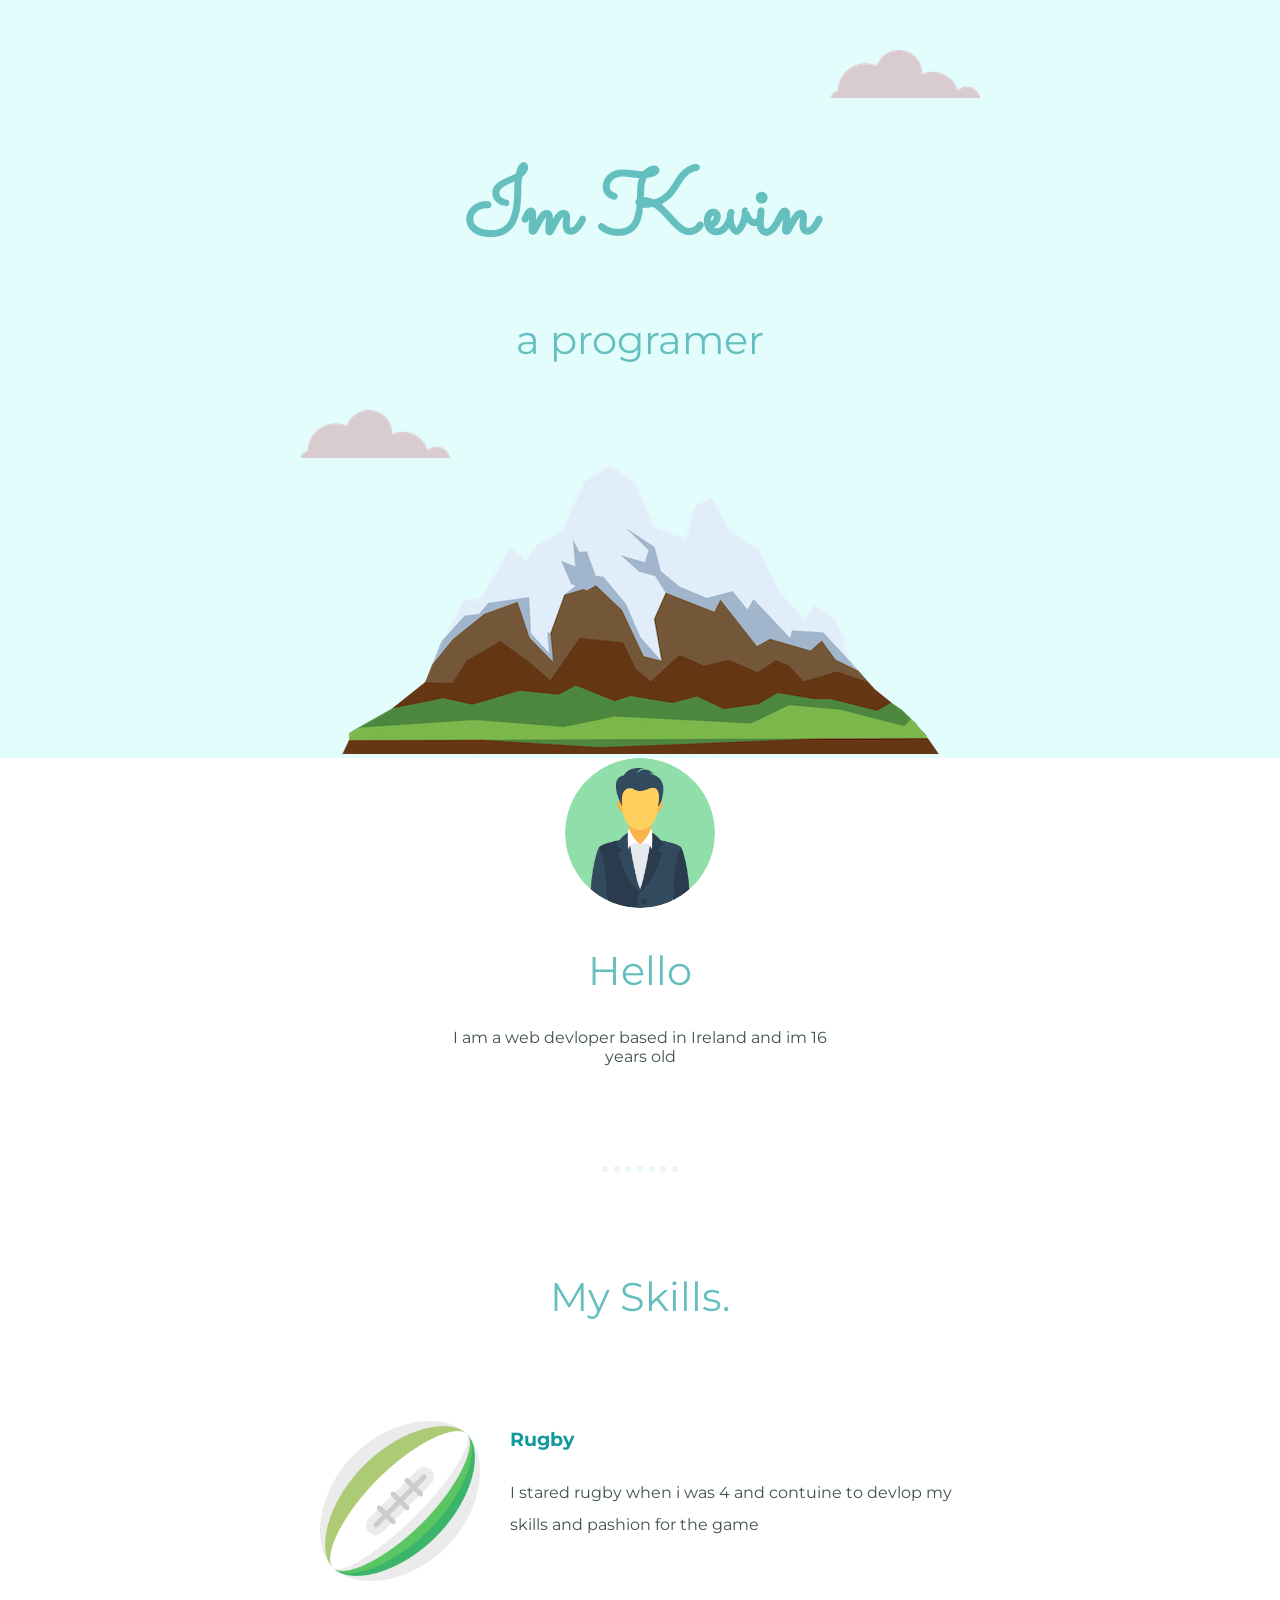
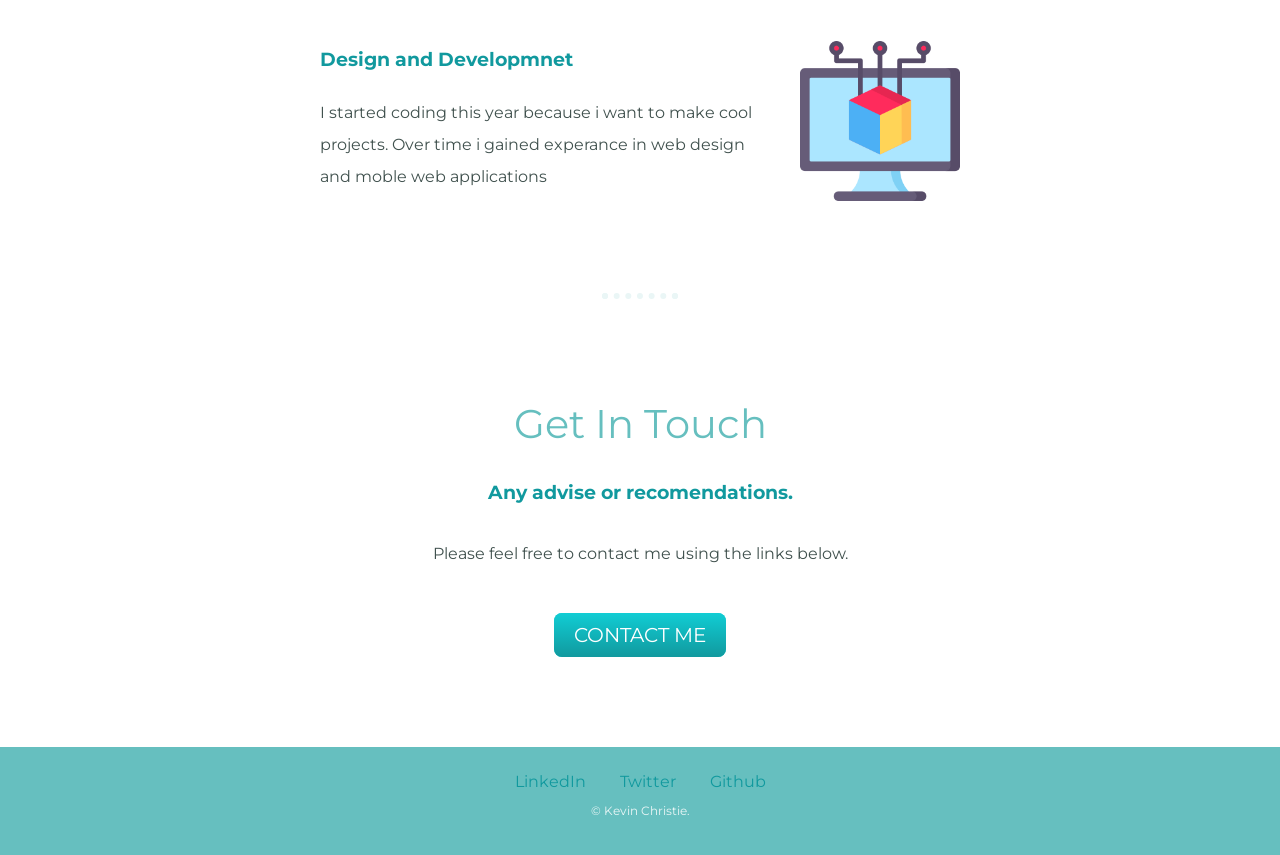
<file: css-mysite/index.html>
<!DOCTYPE html>
<html lang="en">

<head>
    <meta charset="UTF-8">
    <meta http-equiv="X-UA-Compatible" content="IE=edge">
    <meta name="viewport" content="width=device-width, initial-scale=1.0">
    <title>Kevin Christie</title>
    <link rel="stylesheet" href="css/styles.css">
    <link rel="icon" href="favicon (1).ico">
    <link rel="preconnect" href="https://fonts.googleapis.com">
    <link rel="preconnect" href="https://fonts.gstatic.com" crossorigin>
    <link href="https://fonts.googleapis.com/css2?family=Montserrat&family=Sacramento&display=swap" rel="stylesheet">
    <link rel="favicon" href="CSS - My Site Images\favicon (2).ico">
</head>

<body>
    <div class="top-container">
        <img class="top-cloud" src="CSS - My Site Images\cloud.png" alt="cloud">
        <h1>Im Kevin</h1>
        <h2>a programer</h2>
        <img class="bottom-cloud" src="CSS - My Site Images\cloud.png" alt="cloud">
        <img class="" src="CSS - My Site Images\mountain.png" alt="mountain">
    </div>
    <div class="middle-container">
        <div class="profile">
            <img class="profile-image" src="CSS - My Site Images\user.png" alt="profile-image">
            <h2>Hello</h2>
            <p class="p-profile">I am a web devloper based in Ireland and im 16 years old</p>
        </div>
        <hr>
        <div class="skills">
            <h2>My Skills.</h2>
            <div class="skill-row">
                <img class="Image-rugby" src="CSS - My Site Images\rugby.png" alt="">
                <h3>Rugby</h3>
                <p class="p-rugby">I stared rugby when i was 4 and contuine to devlop my skills and pashion for the game
                </p>
            </div>
            <div class="skill-row">
                <img class="Image-software" src="CSS - My Site Images\software.png" alt="software image">
                <h3>Design and Developmnet</h3>
                <p>I started coding this year because i want to make cool projects. Over time i gained experance in
                    web design and moble web applications</p>
            </div>
        </div>
        <hr>
        <div class="contact-me">
            <h2>Get In Touch</h2>
            <h3>Any advise or recomendations.</h3>
            <p class="p-contact">Please feel free to contact me using the links below.
            </p>
            <a class="btn" href="mailto:kevinchristie11@outlook.com">CONTACT ME</a>
        </div>
    </div>


    <div class="bottom-container">
        <a class="footer-link" href="https://www.linkedin.com/in/kevin-christie-a88203219/">LinkedIn</a>
        <a class="footer-link" href="https://twitter.com/">Twitter</a>
        <a class="footer-link" href="https://github.com/kevin5348/cv">Github</a>
        <p class="p-watermark">© Kevin Christie.</p>
    </div>

</body>

</html>
</file>
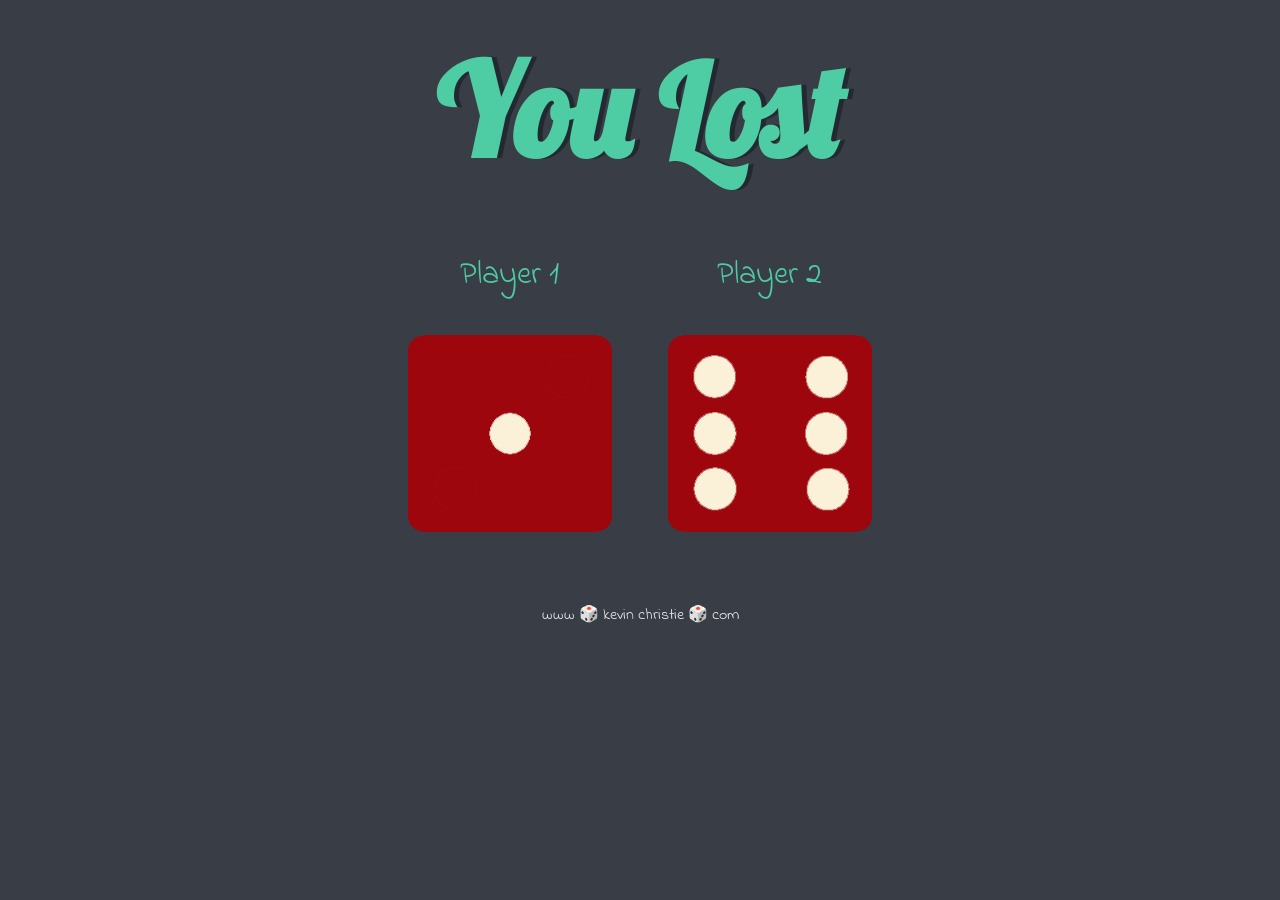
<file: dicee game/dicee.html>
<!DOCTYPE html>
<html lang="en" dir="ltr">

<head>
  <meta charset="utf-8">
  <title>Dicee</title>
  <link rel="stylesheet" href="styles.css">
  <link href="https://fonts.googleapis.com/css?family=Indie+Flower|Lobster" rel="stylesheet">

</head>

<body>

  <div class="container">
    <h1>Refresh Me</h1>

    <div class="dice">
      <p>Player 1</p>
      <img class="img1" src="images/dice6.png">
    </div>

    <div class="dice">
      <p>Player 2</p>
      <img class="img2" src="images/dice6.png">
    </div>

  </div>
  <script src="dicrr.js"></script>


</body>

<footer>
  www 🎲 kevin christie 🎲 com
</footer>

</html>
</file>
<file: css-mysite/css/styles.css>
body {
    margin: 0;
    text-align: center;
    font-family: 'Montserrat', sans-serif;
}

h1 {
    font-family: 'Sacramento', cursive;
    margin-top: 0;
    font-size: 5.625rem;
    margin: 50px auto 0 auto;
    color: #66BFBF;
}

h2 {
    font-family: 'Montserrat', sans-serif;
    font-size: 2.5rem;
    color: #66BFBF;
    font-weight: normal;
}

h3 {
    font-family: 'Montserrat', sans-serif;
    color: #11999E;
}


.top-container {
    background-color: #E3FDFD;
    padding-top: 100px;
    position: relative;

}

.profile-image {
    border-radius: 50%;
    width: 150px;
    height: 150px;

}

.bottom-container {
    background-color: #66BFBF;
    margin-top: 100px;
    margin-bottom: 0px;
    padding-bottom: 25px;
    padding-top: 25px;
}

.bottom-cloud {
    position: absolute;
    left: 300px;
    bottom: 300px;
    line-height: 2;
}

.top-cloud {
    position: absolute;
    right: 300px;
    top: 50px;
}

.Image-software {
    width: 25%;
    float: right;
    margin-left: 30px;
}

.Image-rugby {
    width: 25%;
    float: left;
    margin-right: 30px;
}

.footer-link {
    color: #11999E;
    margin: 200px 15px;
    font-family: 'Montserrat', sans-serif;
    text-decoration: none;
}

.footer-link:hover {
    color: #EAF6F6;
}

.btn {
    background: #11cdd4;
    background-image: -webkit-linear-gradient(top, #11cdd4, #11999e);
    background-image: -moz-linear-gradient(top, #11cdd4, #11999e);
    background-image: -ms-linear-gradient(top, #11cdd4, #11999e);
    background-image: -o-linear-gradient(top, #11cdd4, #11999e);
    background-image: linear-gradient(to bottom, #11cdd4, #11999e);
    -webkit-border-radius: 8;
    -moz-border-radius: 8;
    border-radius: 8px;
    font-family: 'Montserrat', sans-serif;
    color: white;
    font-size: 20px;
    padding: 10px 20px 10px 20px;
    text-decoration: none;
}

.btn:hover {
    background: #30e3cb;
    background-image: -webkit-linear-gradient(top, #30e3cb, #2bc4ad);
    background-image: -moz-linear-gradient(top, #30e3cb, #2bc4ad);
    background-image: -ms-linear-gradient(top, #30e3cb, #2bc4ad);
    background-image: -o-linear-gradient(top, #30e3cb, #2bc4ad);
    background-image: linear-gradient(to bottom, #30e3cb, #2bc4ad);
    text-decoration: none;
}



.skill-row {
    width: 50%;
    margin: 100px auto;
    text-align: left;
    line-height: 2;
}

hr {
    border: dotted #EAF6F6 6px;
    border-bottom: none;
    width: 5%;
    margin: 100px auto;
}

p {
    color: #40514E;
}

.p-contact {
    margin: 40px auto 60px;
    width: 40%;
}

.p-watermark {
    margin: 25 auto 0 auto;
    color: #EAF6F6;
    font-size: 0.75rem;

}

.p-profile {
    width: 30%;
    margin: auto;
}
</file>
<file: dicee game/styles.css>
.container {
  width: 70%;
  margin: auto;
  text-align: center;
}

.dice {
  text-align: center;
  display: inline-block;

}

body {
  background-color: #393E46;
}

h1 {
  margin: 30px;
  font-family: 'Lobster', cursive;
  text-shadow: 5px 0 #232931;
  font-size: 8rem;
  color: #4ECCA3;
}

p {
  font-size: 2rem;
  color: #4ECCA3;
  font-family: 'Indie Flower', cursive;
}

img {
  width: 80%;
}

footer {
  margin-top: 5%;
  color: #EEEEEE;
  text-align: center;
  font-family: 'Indie Flower', cursive;

}
</file>
